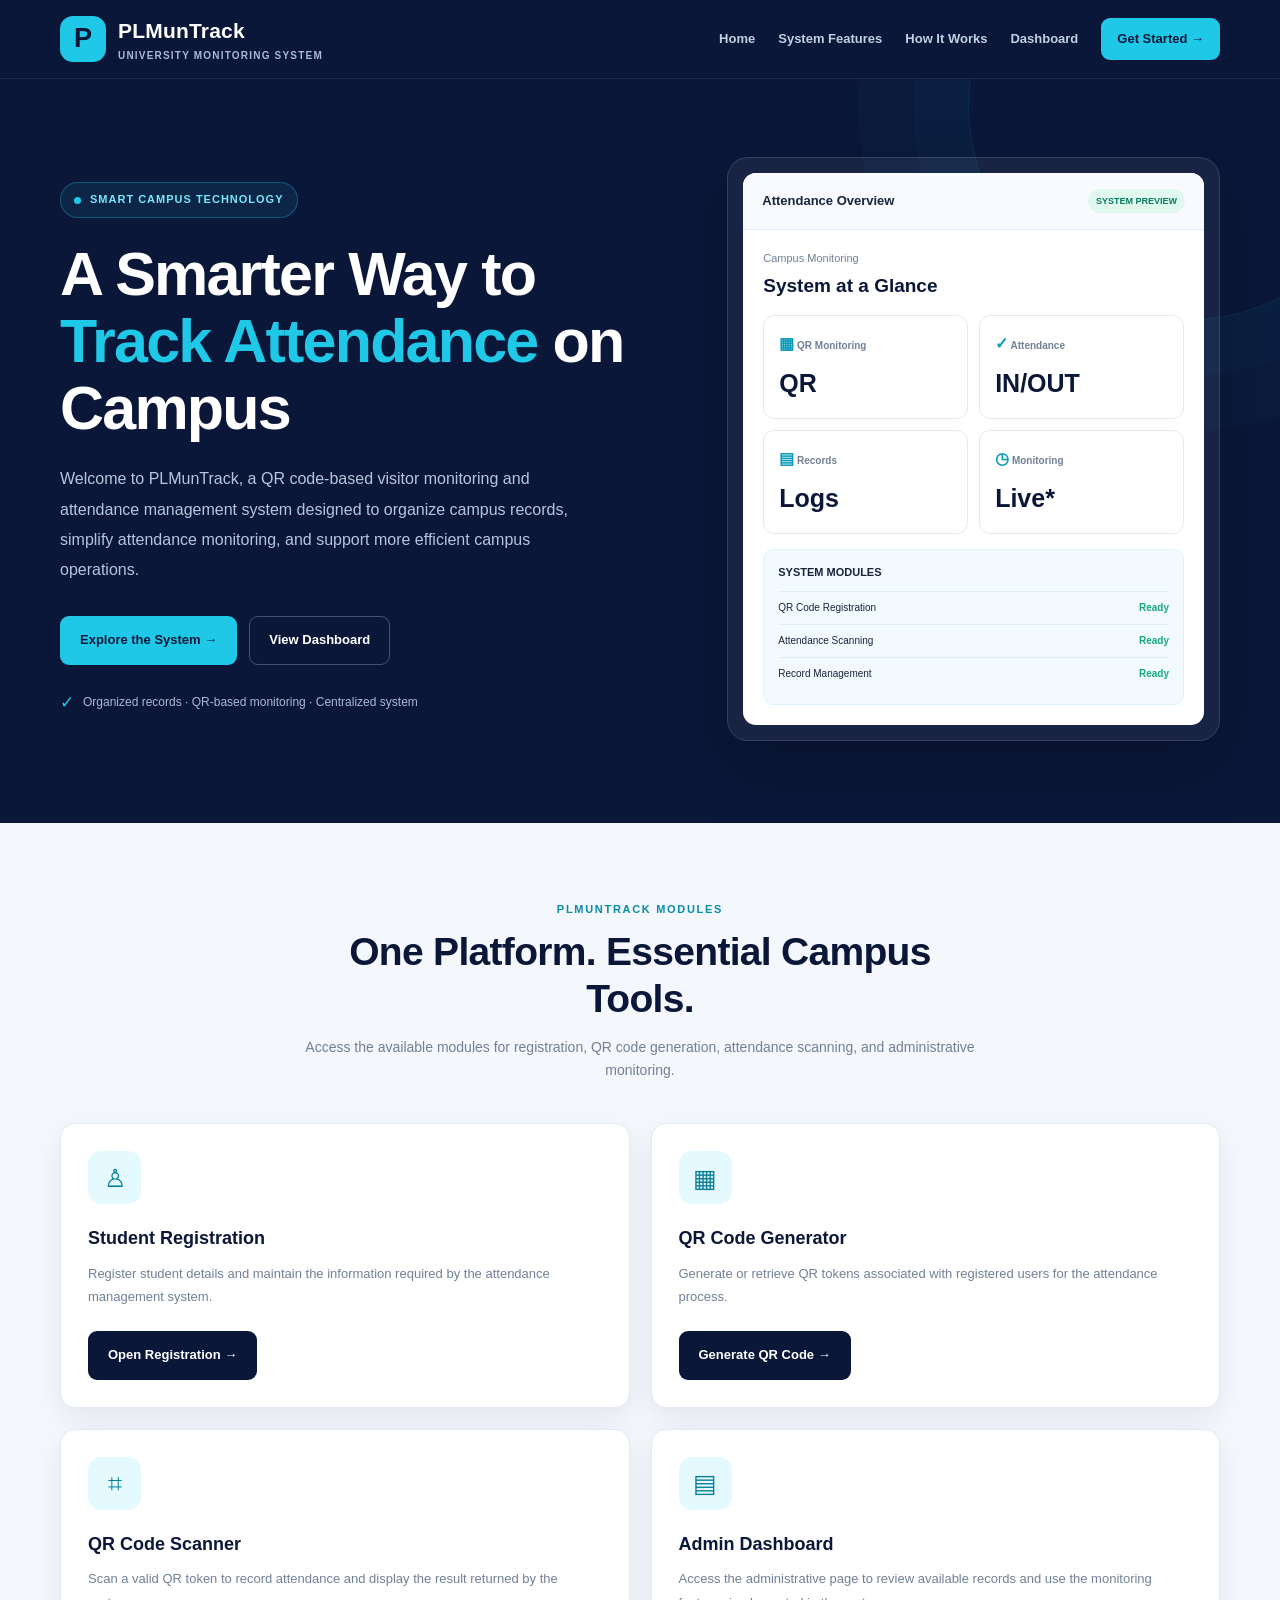
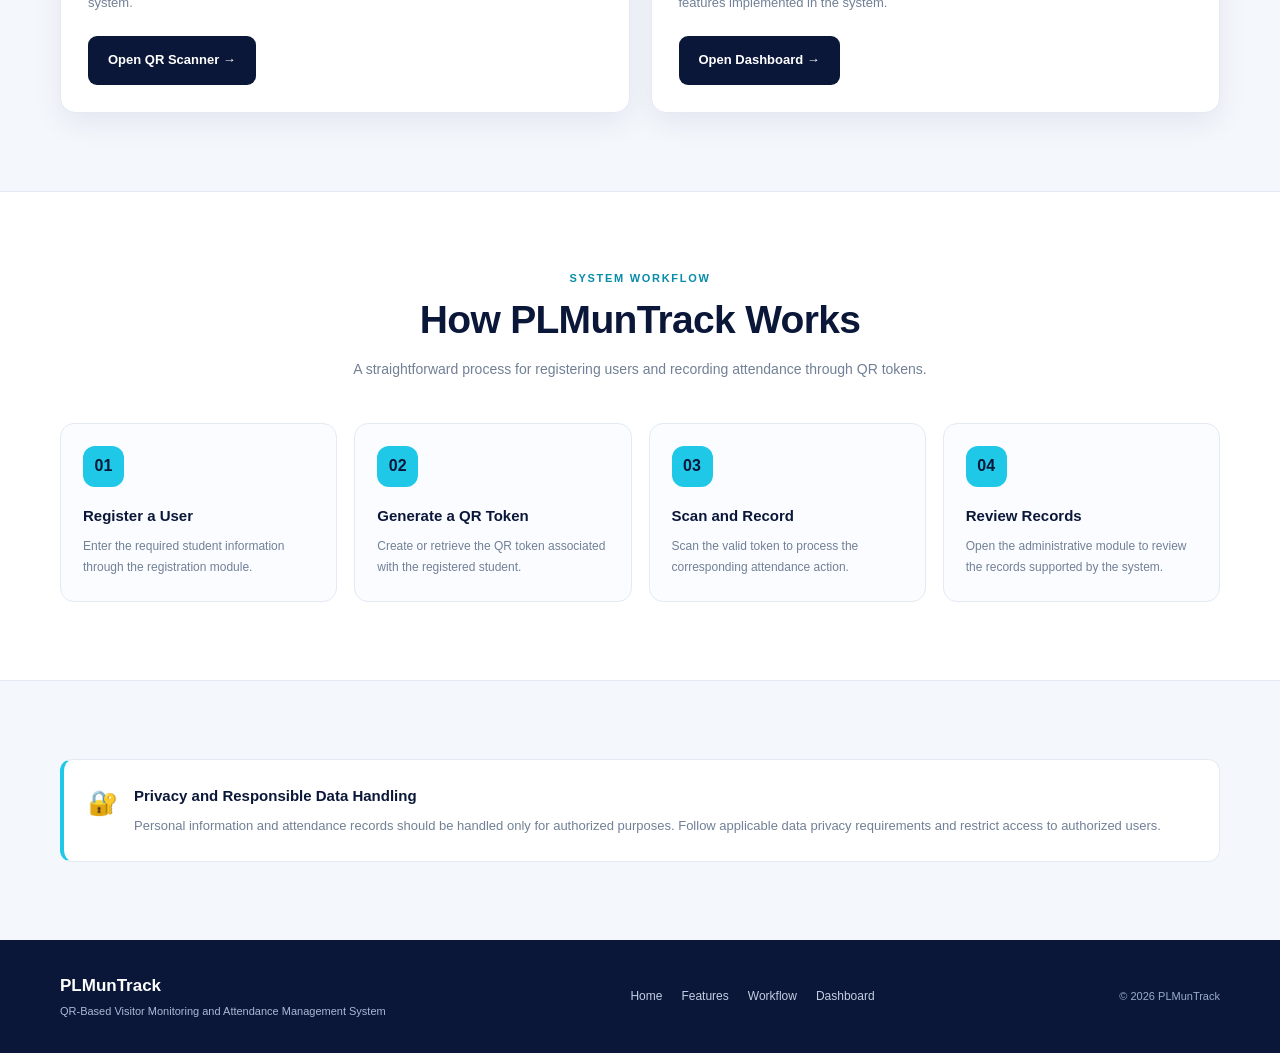
<file: index.html>
<!DOCTYPE html>
<html lang="en">
<head>
<meta charset="UTF-8">
<meta name="viewport" content="width=device-width, initial-scale=1.0">
<meta name="theme-color" content="#0b1739">
<title>PLMunTrack | University Attendance System</title>

<style>
:root {
    --navy: #0b1739;
    --navy-light: #142650;
    --navy-soft: #1b315b;
    --cyan: #20c8e8;
    --cyan-light: #e5faff;
    --white: #ffffff;
    --bg: #f4f7fc;
    --text: #18243b;
    --muted: #718096;
    --border: #e3eaf4;
    --green: #16a879;
    --shadow: 0 10px 30px rgba(11, 23, 57, 0.07);
}

* {
    margin: 0;
    padding: 0;
    box-sizing: border-box;
}

html {
    scroll-behavior: smooth;
    scroll-padding-top: 90px;
}

body {
    font-family: "Segoe UI", Arial, sans-serif;
    background: var(--bg);
    color: var(--text);
    line-height: 1.6;
}

a {
    text-decoration: none;
    color: inherit;
}

button {
    font: inherit;
}

.container {
    width: min(1160px, 92%);
    margin: 0 auto;
}

/* NAVIGATION */

.topbar {
    position: sticky;
    top: 0;
    z-index: 100;
    background: var(--navy);
    color: white;
    border-bottom: 1px solid rgba(255,255,255,.09);
}

.nav-container {
    min-height: 78px;
    display: flex;
    justify-content: space-between;
    align-items: center;
    gap: 25px;
}

.brand {
    display: flex;
    align-items: center;
    gap: 12px;
    flex-shrink: 0;
}

.brand-mark {
    width: 46px;
    height: 46px;
    display: grid;
    place-items: center;
    border-radius: 13px;
    background: var(--cyan);
    color: var(--navy);
    font-size: 27px;
    font-weight: 900;
}

.brand-name {
    color: white;
    font-size: 21px;
    font-weight: 800;
    letter-spacing: .2px;
}

.brand-subtitle {
    display: block;
    color: #aab9d5;
    font-size: 10px;
    letter-spacing: 1.2px;
    font-weight: 600;
}

.nav-links {
    display: flex;
    align-items: center;
    gap: 23px;
}

.nav-links a {
    font-size: 13px;
    font-weight: 600;
    color: #c3cee3;
    transition: .2s;
}

.nav-links a:hover {
    color: var(--cyan);
}

.nav-links .nav-cta {
    background: var(--cyan);
    color: var(--navy);
    padding: 11px 16px;
    border-radius: 9px;
    font-weight: 800;
}

.nav-links .nav-cta:hover {
    background: white;
    color: var(--navy);
}

/* HERO */

.hero {
    position: relative;
    overflow: hidden;
    background: var(--navy);
    color: white;
    padding: 78px 0 82px;
}

.hero::before {
    content: "";
    position: absolute;
    width: 430px;
    height: 430px;
    border-radius: 50%;
    border: 1px solid rgba(32,200,232,.13);
    right: -120px;
    top: -190px;
    box-shadow: 0 0 0 55px rgba(32,200,232,.025),
                0 0 0 110px rgba(32,200,232,.02);
}

.hero-grid {
    display: grid;
    grid-template-columns: 1.1fr .9fr;
    align-items: center;
    gap: 65px;
    position: relative;
    z-index: 1;
}

.eyebrow {
    display: inline-flex;
    align-items: center;
    gap: 9px;
    border: 1px solid rgba(32,200,232,.3);
    background: rgba(32,200,232,.09);
    color: #75e8f8;
    padding: 8px 13px;
    border-radius: 30px;
    font-size: 11px;
    font-weight: 800;
    text-transform: uppercase;
    letter-spacing: 1px;
    margin-bottom: 23px;
}

.eyebrow-dot {
    width: 7px;
    height: 7px;
    border-radius: 50%;
    background: var(--cyan);
}

.hero h1 {
    font-size: clamp(38px, 5vw, 61px);
    line-height: 1.1;
    letter-spacing: -1.8px;
    margin-bottom: 22px;
}

.hero h1 span {
    color: var(--cyan);
}

.hero-description {
    color: #b7c5dc;
    font-size: 16px;
    max-width: 540px;
    line-height: 1.9;
    margin-bottom: 30px;
}

.hero-actions {
    display: flex;
    flex-wrap: wrap;
    gap: 12px;
}

.btn {
    display: inline-flex;
    align-items: center;
    justify-content: center;
    gap: 9px;
    padding: 13px 19px;
    border: 1px solid transparent;
    border-radius: 9px;
    font-size: 13px;
    font-weight: 800;
    transition: .2s;
    cursor: pointer;
}

.btn-cyan {
    background: var(--cyan);
    color: var(--navy);
}

.btn-cyan:hover {
    background: white;
    transform: translateY(-2px);
}

.btn-outline {
    color: white;
    border-color: #405274;
    background: transparent;
}

.btn-outline:hover {
    border-color: var(--cyan);
    color: var(--cyan);
}

.hero-note {
    display: flex;
    align-items: center;
    gap: 9px;
    color: #aab9d5;
    font-size: 12px;
    margin-top: 24px;
}

.hero-note span {
    color: var(--cyan);
    font-size: 17px;
}

/* DASHBOARD PREVIEW */

.preview-shell {
    background: rgba(255,255,255,.06);
    border: 1px solid rgba(255,255,255,.12);
    border-radius: 21px;
    padding: 15px;
    box-shadow: 0 24px 70px rgba(0,0,0,.2);
}

.preview-window {
    overflow: hidden;
    border-radius: 13px;
    background: white;
    color: var(--text);
}

.preview-header {
    background: #f8faff;
    border-bottom: 1px solid var(--border);
    padding: 16px 19px;
    display: flex;
    justify-content: space-between;
    align-items: center;
    gap: 10px;
}

.preview-header strong {
    font-size: 13px;
}

.preview-status {
    color: #087d60;
    background: #e1f8ef;
    padding: 5px 8px;
    border-radius: 20px;
    font-size: 9px;
    font-weight: 800;
}

.preview-body {
    padding: 20px;
}

.preview-welcome {
    font-size: 11px;
    color: var(--muted);
    margin-bottom: 14px;
}

.preview-welcome strong {
    display: block;
    color: var(--navy);
    font-size: 19px;
    margin-top: 3px;
}

.preview-stats {
    display: grid;
    grid-template-columns: 1fr 1fr;
    gap: 11px;
}

.preview-stat {
    padding: 15px;
    border: 1px solid var(--border);
    border-radius: 11px;
    background: #fff;
}

.preview-stat-label {
    font-size: 10px;
    color: var(--muted);
    font-weight: 600;
}

.preview-stat-number {
    display: block;
    font-size: 25px;
    font-weight: 800;
    color: var(--navy);
    margin-top: 6px;
}

.preview-stat-icon {
    color: #089bb9;
    font-size: 16px;
}

.preview-activity {
    margin-top: 15px;
    padding: 14px;
    border-radius: 10px;
    background: #f2faff;
    border: 1px solid #d9f4fa;
}

.activity-title {
    font-size: 11px;
    font-weight: 800;
    margin-bottom: 10px;
}

.activity-row {
    display: flex;
    justify-content: space-between;
    gap: 10px;
    font-size: 10px;
    padding: 8px 0;
    border-top: 1px solid #e1edf5;
}

.activity-row span:last-child {
    color: var(--green);
    font-weight: 800;
}

/* SECTION */

.section {
    padding: 78px 0;
}

.section-heading {
    text-align: center;
    max-width: 670px;
    margin: 0 auto 42px;
}

.section-kicker {
    color: #078ca9;
    font-size: 11px;
    letter-spacing: 1.7px;
    font-weight: 900;
    text-transform: uppercase;
    margin-bottom: 10px;
}

.section-heading h2 {
    color: var(--navy);
    font-size: clamp(28px, 4vw, 39px);
    line-height: 1.2;
    letter-spacing: -.7px;
    margin-bottom: 14px;
}

.section-heading p {
    color: var(--muted);
    font-size: 14px;
}

/* FEATURES */

.feature-grid {
    display: grid;
    grid-template-columns: repeat(2, minmax(0, 1fr));
    gap: 21px;
}

.feature-card {
    background: white;
    border: 1px solid var(--border);
    border-radius: 15px;
    padding: 27px;
    box-shadow: var(--shadow);
    display: flex;
    flex-direction: column;
    transition: .22s;
}

.feature-card:hover {
    transform: translateY(-4px);
    border-color: #8de5f3;
    box-shadow: 0 16px 35px rgba(11,23,57,.1);
}

.feature-icon {
    width: 53px;
    height: 53px;
    border-radius: 13px;
    display: grid;
    place-items: center;
    background: var(--cyan-light);
    color: #087e9a;
    font-size: 25px;
    margin-bottom: 20px;
}

.feature-card h3 {
    color: var(--navy);
    font-size: 18px;
    margin-bottom: 9px;
}

.feature-card p {
    color: var(--muted);
    font-size: 13px;
    line-height: 1.8;
    flex: 1;
    margin-bottom: 22px;
}

.feature-card .btn {
    align-self: flex-start;
}

.btn-navy {
    background: var(--navy);
    color: white;
}

.btn-navy:hover {
    background: #1d3565;
    transform: translateY(-2px);
}

/* WORKFLOW */

.workflow-section {
    background: white;
    border-top: 1px solid var(--border);
    border-bottom: 1px solid var(--border);
}

.workflow-grid {
    display: grid;
    grid-template-columns: repeat(4, minmax(0, 1fr));
    gap: 17px;
}

.workflow-card {
    background: #fbfcff;
    border: 1px solid var(--border);
    border-radius: 14px;
    padding: 22px;
}

.workflow-number {
    width: 41px;
    height: 41px;
    border-radius: 12px;
    display: grid;
    place-items: center;
    color: var(--navy);
    background: var(--cyan);
    font-weight: 900;
    margin-bottom: 17px;
}

.workflow-card h3 {
    color: var(--navy);
    font-size: 15px;
    margin-bottom: 8px;
}

.workflow-card p {
    color: var(--muted);
    font-size: 12px;
    line-height: 1.8;
}

/* NOTICE */

.notice {
    display: flex;
    gap: 16px;
    align-items: flex-start;
    padding: 24px;
    background: white;
    border: 1px solid var(--border);
    border-left: 4px solid var(--cyan);
    border-radius: 12px;
}

.notice-icon {
    font-size: 24px;
}

.notice h3 {
    color: var(--navy);
    font-size: 15px;
    margin-bottom: 6px;
}

.notice p {
    color: var(--muted);
    font-size: 13px;
    line-height: 1.8;
}

/* FOOTER */

.footer {
    background: var(--navy);
    color: white;
    padding: 32px 0;
}

.footer-content {
    display: flex;
    align-items: center;
    justify-content: space-between;
    flex-wrap: wrap;
    gap: 20px;
}

.footer-brand {
    font-size: 17px;
    font-weight: 800;
}

.footer-caption {
    color: #aab9d5;
    font-size: 11px;
    margin-top: 4px;
}

.footer-links {
    display: flex;
    gap: 19px;
    flex-wrap: wrap;
}

.footer-links a {
    color: #c3cee3;
    font-size: 12px;
}

.footer-links a:hover {
    color: var(--cyan);
}

.copyright {
    color: #9aabc7;
    font-size: 11px;
}

/* RESPONSIVE */

@media (max-width: 900px) {
    .nav-container {
        padding: 15px 0;
        align-items: flex-start;
        flex-direction: column;
    }

    .nav-links {
        width: 100%;
        flex-wrap: wrap;
        gap: 15px;
    }

    .hero-grid {
        grid-template-columns: 1fr;
        gap: 40px;
    }

    .hero {
        padding: 58px 0;
    }

    .preview-shell {
        max-width: 520px;
        width: 100%;
        margin: 0 auto;
    }

    .workflow-grid {
        grid-template-columns: repeat(2, minmax(0, 1fr));
    }
}

@media (max-width: 560px) {
    .brand-name {
        font-size: 19px;
    }

    .nav-links {
        gap: 12px;
    }

    .nav-links a {
        font-size: 11px;
    }

    .nav-links .nav-cta {
        padding: 8px 11px;
    }

    .hero h1 {
        letter-spacing: -1px;
    }

    .hero-actions {
        flex-direction: column;
    }

    .hero-actions .btn {
        width: 100%;
    }

    .section {
        padding: 55px 0;
    }

    .feature-grid,
    .workflow-grid {
        grid-template-columns: 1fr;
    }

    .feature-card {
        padding: 23px;
    }

    .footer-content {
        align-items: flex-start;
        flex-direction: column;
    }
}
</style>
</head>

<body>

<!-- MAIN NAVIGATION -->
<header class="topbar">
    <div class="container nav-container">

        <a href="#home" class="brand">
            <span class="brand-mark">P</span>
            <span>
                <span class="brand-name">PLMunTrack</span>
                <span class="brand-subtitle">UNIVERSITY MONITORING SYSTEM</span>
            </span>
        </a>

        <nav class="nav-links" aria-label="Main navigation">
            <a href="#home">Home</a>
            <a href="#features">System Features</a>
            <a href="#workflow">How It Works</a>
            <a href="admin.html">Dashboard</a>
            <a href="#features" class="nav-cta">Get Started →</a>
        </nav>

    </div>
</header>

<main>

<!-- HERO SECTION -->
<section class="hero" id="home">
    <div class="container hero-grid">

        <div>
            <div class="eyebrow">
                <span class="eyebrow-dot"></span>
                Smart Campus Technology
            </div>

            <h1>
                A Smarter Way to
                <span>Track Attendance</span>
                on Campus
            </h1>

            <p class="hero-description">
                Welcome to PLMunTrack, a QR code-based visitor monitoring
                and attendance management system designed to organize
                campus records, simplify attendance monitoring, and
                support more efficient campus operations.
            </p>

            <div class="hero-actions">
                <a href="#features" class="btn btn-cyan">
                    Explore the System →
                </a>

                <a href="admin.html" class="btn btn-outline">
                    View Dashboard
                </a>
            </div>

            <div class="hero-note">
                <span>✓</span>
                Organized records · QR-based monitoring · Centralized system
            </div>
        </div>

        <!-- DASHBOARD VISUAL -->
        <div class="preview-shell">
            <div class="preview-window">

                <div class="preview-header">
                    <strong>Attendance Overview</strong>
                    <span class="preview-status">SYSTEM PREVIEW</span>
                </div>

                <div class="preview-body">

                    <div class="preview-welcome">
                        Campus Monitoring
                        <strong>System at a Glance</strong>
                    </div>

                    <div class="preview-stats">
                        <div class="preview-stat">
                            <div class="preview-stat-label">
                                <span class="preview-stat-icon">▦</span>
                                QR Monitoring
                            </div>
                            <span class="preview-stat-number">QR</span>
                        </div>

                        <div class="preview-stat">
                            <div class="preview-stat-label">
                                <span class="preview-stat-icon">✓</span>
                                Attendance
                            </div>
                            <span class="preview-stat-number">IN/OUT</span>
                        </div>

                        <div class="preview-stat">
                            <div class="preview-stat-label">
                                <span class="preview-stat-icon">▤</span>
                                Records
                            </div>
                            <span class="preview-stat-number">Logs</span>
                        </div>

                        <div class="preview-stat">
                            <div class="preview-stat-label">
                                <span class="preview-stat-icon">◷</span>
                                Monitoring
                            </div>
                            <span class="preview-stat-number">Live*</span>
                        </div>
                    </div>

                    <div class="preview-activity">
                        <div class="activity-title">SYSTEM MODULES</div>
                        <div class="activity-row">
                            <span>QR Code Registration</span>
                            <span>Ready</span>
                        </div>
                        <div class="activity-row">
                            <span>Attendance Scanning</span>
                            <span>Ready</span>
                        </div>
                        <div class="activity-row">
                            <span>Record Management</span>
                            <span>Ready</span>
                        </div>
                    </div>

                </div>
            </div>
        </div>

    </div>
</section>

<!-- FEATURES -->
<section class="section" id="features">
    <div class="container">

        <div class="section-heading">
            <div class="section-kicker">PLMunTrack Modules</div>
            <h2>One Platform. Essential Campus Tools.</h2>
            <p>
                Access the available modules for registration,
                QR code generation, attendance scanning, and
                administrative monitoring.
            </p>
        </div>

        <div class="feature-grid">

            <article class="feature-card">
                <div class="feature-icon">♙</div>
                <h3>Student Registration</h3>
                <p>
                    Register student details and maintain the information
                    required by the attendance management system.
                </p>
                <a href="registration.html" class="btn btn-navy">
                    Open Registration →
                </a>
            </article>

            <article class="feature-card">
                <div class="feature-icon">▦</div>
                <h3>QR Code Generator</h3>
                <p>
                    Generate or retrieve QR tokens associated with
                    registered users for the attendance process.
                </p>
                <a href="generator.html" class="btn btn-navy">
                    Generate QR Code →
                </a>
            </article>

            <article class="feature-card">
                <div class="feature-icon">⌗</div>
                <h3>QR Code Scanner</h3>
                <p>
                    Scan a valid QR token to record attendance
                    and display the result returned by the system.
                </p>
                <a href="scanner.html" class="btn btn-navy">
                    Open QR Scanner →
                </a>
            </article>

            <article class="feature-card">
                <div class="feature-icon">▤</div>
                <h3>Admin Dashboard</h3>
                <p>
                    Access the administrative page to review available
                    records and use the monitoring features implemented
                    in the system.
                </p>
                <a href="admin.html" class="btn btn-navy">
                    Open Dashboard →
                </a>
            </article>

        </div>
    </div>
</section>

<!-- WORKFLOW -->
<section class="section workflow-section" id="workflow">
    <div class="container">

        <div class="section-heading">
            <div class="section-kicker">System Workflow</div>
            <h2>How PLMunTrack Works</h2>
            <p>
                A straightforward process for registering users
                and recording attendance through QR tokens.
            </p>
        </div>

        <div class="workflow-grid">

            <article class="workflow-card">
                <div class="workflow-number">01</div>
                <h3>Register a User</h3>
                <p>
                    Enter the required student information
                    through the registration module.
                </p>
            </article>

            <article class="workflow-card">
                <div class="workflow-number">02</div>
                <h3>Generate a QR Token</h3>
                <p>
                    Create or retrieve the QR token associated
                    with the registered student.
                </p>
            </article>

            <article class="workflow-card">
                <div class="workflow-number">03</div>
                <h3>Scan and Record</h3>
                <p>
                    Scan the valid token to process the
                    corresponding attendance action.
                </p>
            </article>

            <article class="workflow-card">
                <div class="workflow-number">04</div>
                <h3>Review Records</h3>
                <p>
                    Open the administrative module to review
                    the records supported by the system.
                </p>
            </article>

        </div>
    </div>
</section>

<!-- PRIVACY NOTICE -->
<section class="section">
    <div class="container">

        <div class="notice">
            <div class="notice-icon">🔐</div>
            <div>
                <h3>Privacy and Responsible Data Handling</h3>
                <p>
                    Personal information and attendance records should
                    be handled only for authorized purposes. Follow
                    applicable data privacy requirements and restrict
                    access to authorized users.
                </p>
            </div>
        </div>

    </div>
</section>

</main>

<!-- FOOTER -->
<footer class="footer">
    <div class="container footer-content">

        <div>
            <div class="footer-brand">PLMunTrack</div>
            <div class="footer-caption">
                QR-Based Visitor Monitoring and Attendance Management System
            </div>
        </div>

        <div class="footer-links">
            <a href="#home">Home</a>
            <a href="#features">Features</a>
            <a href="#workflow">Workflow</a>
            <a href="admin.html">Dashboard</a>
        </div>

        <div class="copyright">
            © <span id="year"></span> PLMunTrack
        </div>

    </div>
</footer>

<script>
    document.getElementById("year").textContent =
        new Date().getFullYear();
</script>

</body>
</html>
</file>
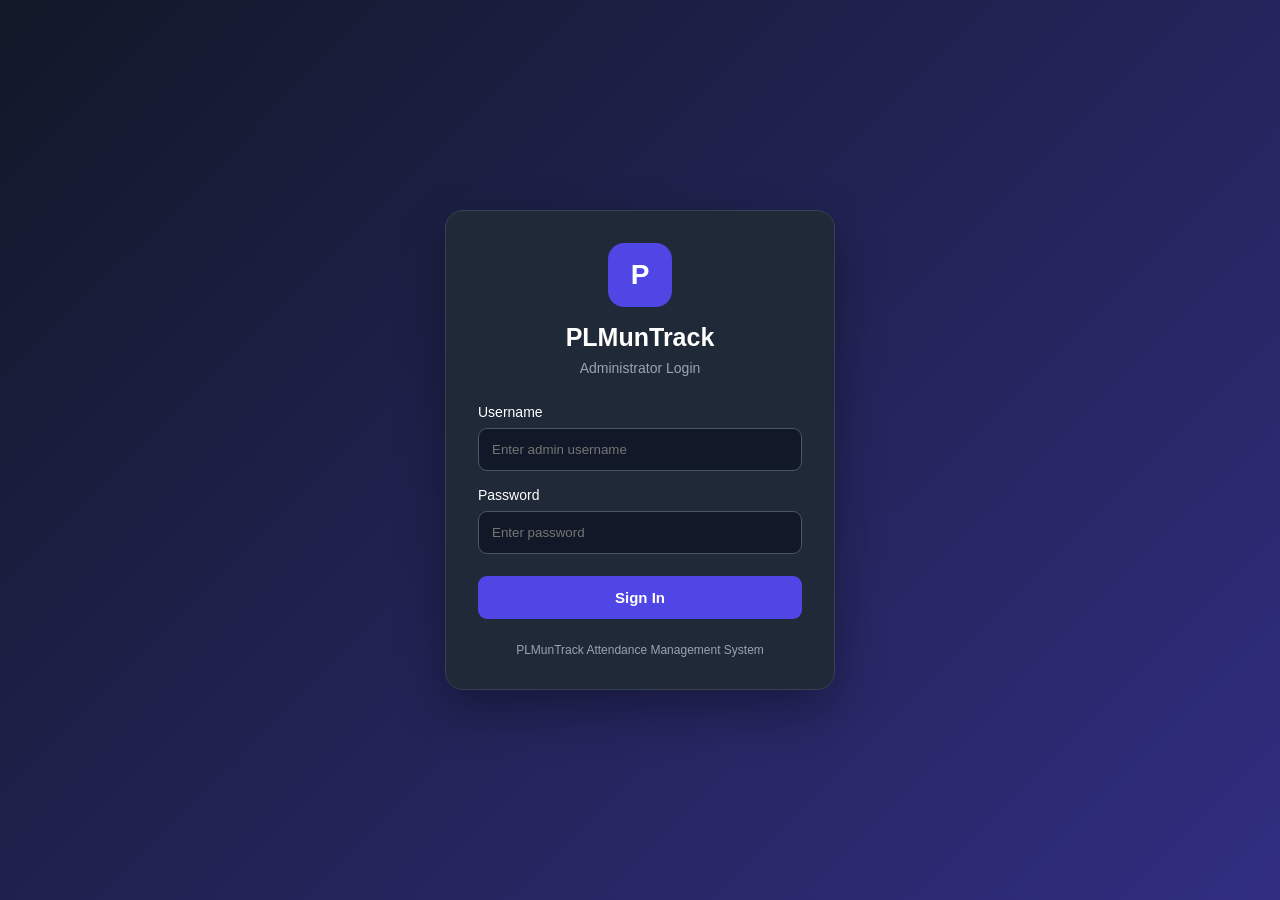
<file: login.html>
<!DOCTYPE html>
<html lang="en">
<head>
  <meta charset="UTF-8">
  <meta name="viewport" content="width=device-width, initial-scale=1.0">
  <title>PLMunTrack | Admin Login</title>

  <style>
    * {
      box-sizing: border-box;
      margin: 0;
      padding: 0;
      font-family: Arial, sans-serif;
    }

    body {
      min-height: 100vh;
      display: flex;
      justify-content: center;
      align-items: center;
      background: linear-gradient(135deg, #111827, #312e81);
      padding: 20px;
      color: #fff;
    }

    .login-card {
      width: 100%;
      max-width: 390px;
      padding: 32px;
      border: 1px solid #374151;
      border-radius: 18px;
      background: #1f2937;
      box-shadow: 0 20px 50px #0005;
    }

    .logo {
      width: 64px;
      height: 64px;
      margin: 0 auto 16px;
      display: flex;
      align-items: center;
      justify-content: center;
      border-radius: 16px;
      background: #4f46e5;
      font-size: 28px;
      font-weight: bold;
    }

    h1 {
      text-align: center;
      font-size: 25px;
      margin-bottom: 8px;
    }

    .subtitle {
      text-align: center;
      color: #9ca3af;
      font-size: 14px;
      margin-bottom: 28px;
    }

    label {
      display: block;
      font-size: 14px;
      margin: 16px 0 8px;
    }

    input {
      width: 100%;
      padding: 13px;
      border: 1px solid #4b5563;
      border-radius: 9px;
      background: #111827;
      color: #fff;
      outline: none;
    }

    input:focus {
      border-color: #818cf8;
    }

    button {
      width: 100%;
      margin-top: 22px;
      padding: 13px;
      border: none;
      border-radius: 9px;
      background: #4f46e5;
      color: white;
      font-weight: bold;
      font-size: 15px;
      cursor: pointer;
    }

    button:disabled {
      opacity: 0.6;
      cursor: wait;
    }

    #message {
      margin-top: 16px;
      text-align: center;
      font-size: 14px;
      line-height: 1.5;
      overflow-wrap: anywhere;
    }

    .footer {
      text-align: center;
      margin-top: 24px;
      color: #9ca3af;
      font-size: 12px;
    }
  </style>
</head>

<body>
  <main class="login-card">
    <div class="logo">P</div>

    <h1>PLMunTrack</h1>
    <p class="subtitle">Administrator Login</p>

    <form id="loginForm">
      <label for="username">Username</label>
      <input
        id="username"
        name="username"
        type="text"
        placeholder="Enter admin username"
        autocomplete="username"
        required
      >

      <label for="password">Password</label>
      <input
        id="password"
        name="password"
        type="password"
        placeholder="Enter password"
        autocomplete="current-password"
        required
      >

      <button id="loginButton" type="submit">Sign In</button>
      <p id="message" role="status"></p>
    </form>

    <p class="footer">
      PLMunTrack Attendance Management System
    </p>
  </main>

  <script>
    const SCRIPT_URL =
      "https://script.google.com/macros/s/AKfycbyLVFOpie6VJ6Q2qhUj9DqmFHMj1MLH3iFEDMG70QlgeTHQ0jcNTzv0pP2f4mcgM0IcyA/exec";

    const form = document.getElementById("loginForm");
    const button = document.getElementById("loginButton");
    const message = document.getElementById("message");

    form.addEventListener("submit", async function(event) {
      event.preventDefault();

      const username = document.getElementById("username").value.trim();
      const password = document.getElementById("password").value;

      button.disabled = true;
      button.textContent = "Signing in...";
      message.textContent = "";

      try {
        const body = new URLSearchParams({
          action: "loginAdmin",
          username: username,
          password: password
        });

        const response = await fetch(SCRIPT_URL, {
          method: "POST",
          body: body
        });

        const result = await response.json();

        if (!result.success || !result.token) {
          throw new Error(result.message || "Login failed.");
        }

        sessionStorage.setItem(
          "plmuntrackAdminToken",
          result.token
        );

        sessionStorage.setItem(
          "plmuntrackAdminName",
          result.fullName || "Administrator"
        );

        message.style.color = "#86efac";
        message.textContent = "Login successful!";

        window.location.href = "dashboard.html";

      } catch (error) {
        message.style.color = "#fca5a5";
        message.textContent =
          error.message ||
          "Unable to connect. Check the Apps Script deployment.";
      } finally {
        button.disabled = false;
        button.textContent = "Sign In";
      }
    });
  </script>
</body>
</html>
</file>
